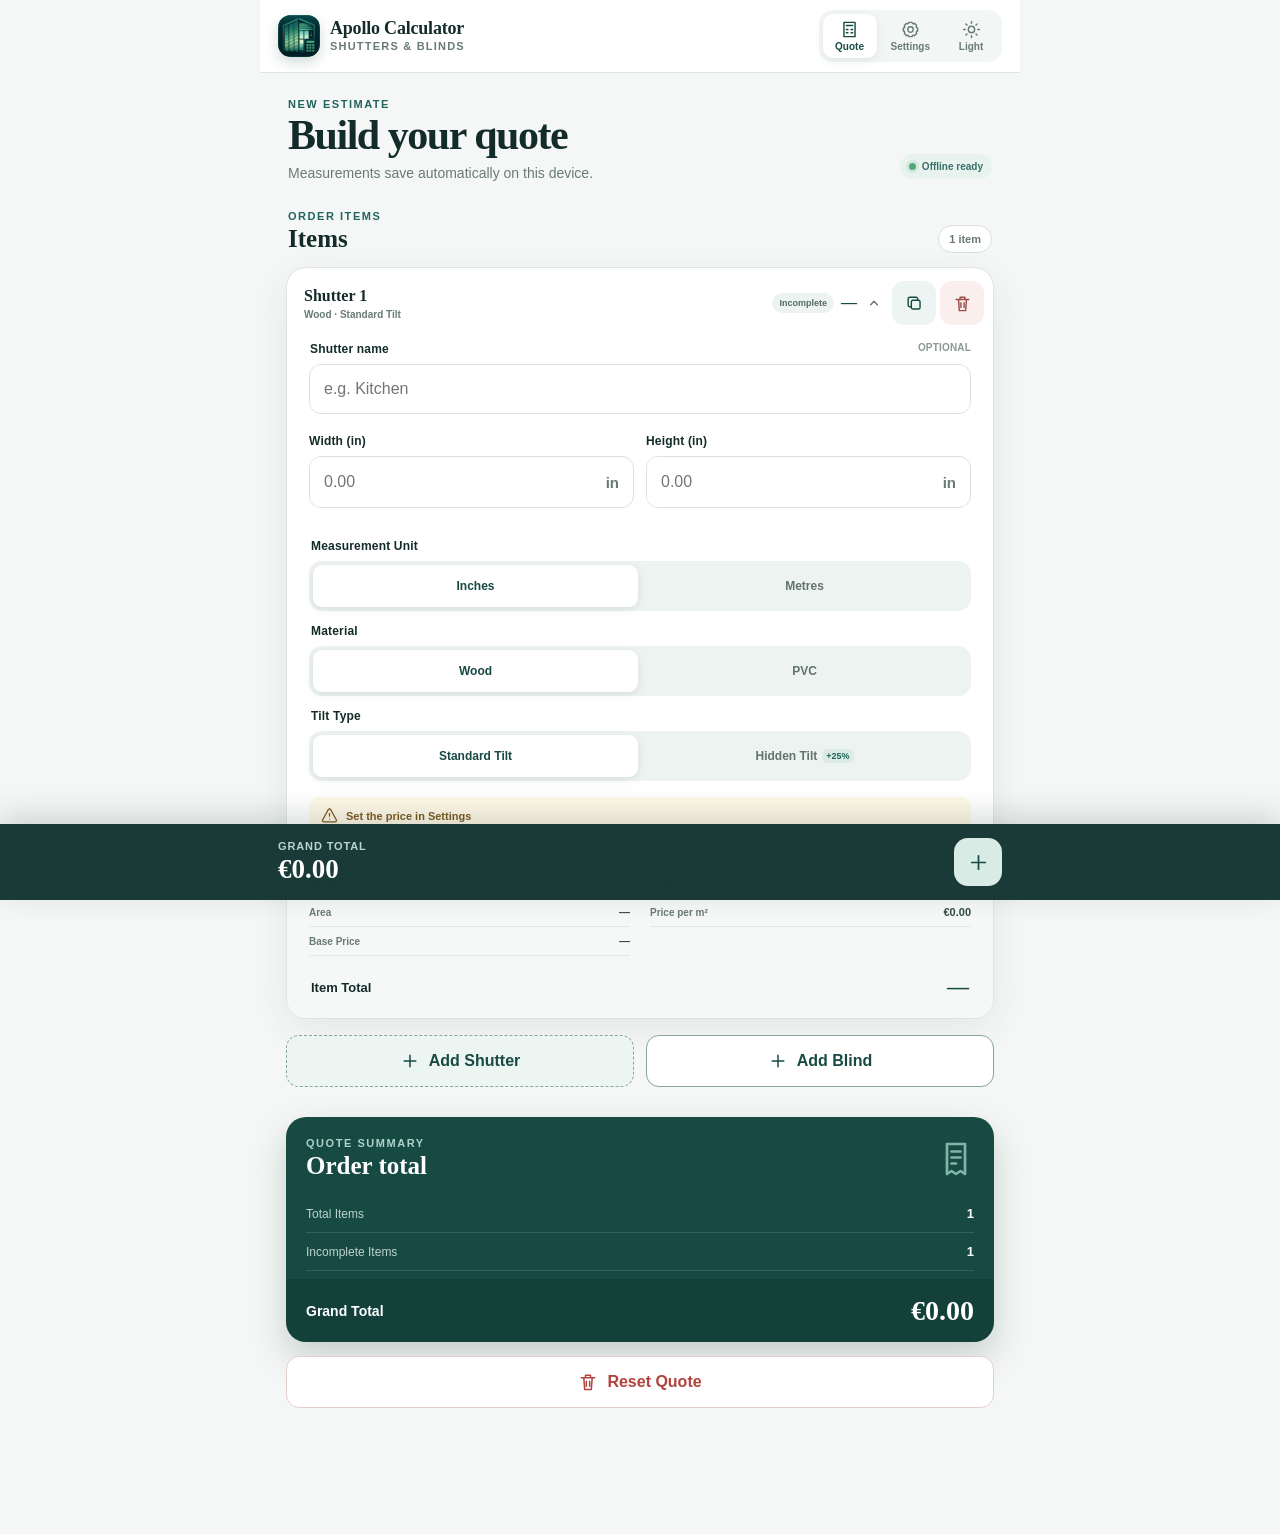
<file: index.html>
<!doctype html>
<html lang="en">
<head>
  <meta charset="UTF-8">
  <meta name="viewport" content="width=device-width, initial-scale=1, viewport-fit=cover">
  <meta name="theme-color" content="#153f3a">
  <meta name="description" content="Fast, offline-ready shutter and blind quote calculator.">
  <meta name="apple-mobile-web-app-capable" content="yes">
  <meta name="apple-mobile-web-app-status-bar-style" content="default">
  <meta name="apple-mobile-web-app-title" content="Apollo Calculator">
  <link rel="manifest" href="./manifest.json">
  <link rel="apple-touch-icon" sizes="180x180" href="./icons/apple-touch-icon.png">
  <link rel="icon" type="image/png" sizes="32x32" href="./icons/favicon-32.png">
  <script>
    (() => {
      let theme = "light";
      try {
        const savedTheme = localStorage.getItem("shutters-calculator-theme-v1");
        if (savedTheme === "dark") theme = "dark";
      } catch {}
      document.documentElement.dataset.theme = theme;
    })();
  </script>
  <link rel="stylesheet" href="./styles.css">
  <title>Apollo Calculator</title>
</head>
<body>
  <div class="app-shell">
    <header class="app-header">
      <a class="brand" href="#calculator" aria-label="Apollo Calculator home">
        <span class="brand-mark">
          <img src="./icons/icon-192.png" alt="Apollo Calculator icon" width="42" height="42">
        </span>
        <span><strong>Apollo Calculator</strong><small>Shutters &amp; Blinds</small></span>
      </a>
      <nav class="top-nav" aria-label="Main navigation">
        <button class="nav-button is-active" type="button" data-view="calculator" aria-current="page">
          <svg aria-hidden="true" viewBox="0 0 24 24"><path d="M5 3h14v18H5zM8 7h8M8 12h2m4 0h2M8 16h2m4 0h2"/></svg>
          Quote
        </button>
        <button class="nav-button" type="button" data-view="settings">
          <svg aria-hidden="true" viewBox="0 0 24 24"><path d="M12 15.5a3.5 3.5 0 1 0 0-7 3.5 3.5 0 0 0 0 7Z"/><path d="M19.4 15a1.7 1.7 0 0 0 .34 1.88l.06.06-2.83 2.83-.06-.06a1.7 1.7 0 0 0-1.88-.34 1.7 1.7 0 0 0-1.03 1.56V21h-4v-.09A1.7 1.7 0 0 0 8.96 19.4a1.7 1.7 0 0 0-1.88.34l-.06.06-2.83-2.83.06-.06A1.7 1.7 0 0 0 4.6 15 1.7 1.7 0 0 0 3 14H3v-4h.09A1.7 1.7 0 0 0 4.6 9a1.7 1.7 0 0 0-.34-1.88l-.06-.06 2.83-2.83.06.06A1.7 1.7 0 0 0 9 4.6 1.7 1.7 0 0 0 10 3V3h4v.09A1.7 1.7 0 0 0 15 4.6a1.7 1.7 0 0 0 1.88-.34l.06-.06 2.83 2.83-.06.06A1.7 1.7 0 0 0 19.4 9 1.7 1.7 0 0 0 21 10v4h-.09a1.7 1.7 0 0 0-1.51 1Z"/></svg>
          Settings
        </button>
        <button id="theme-toggle" class="nav-button theme-toggle" type="button" aria-pressed="false" aria-label="Switch to dark theme">
          <svg class="theme-icon theme-icon-light" aria-hidden="true" viewBox="0 0 24 24"><circle cx="12" cy="12" r="4"/><path d="M12 2v2M12 20v2M4.93 4.93l1.42 1.42M17.66 17.66l1.41 1.41M2 12h2M20 12h2M4.93 19.07l1.42-1.42M17.66 6.34l1.41-1.41"/></svg>
          <svg class="theme-icon theme-icon-dark" aria-hidden="true" viewBox="0 0 24 24"><path d="M20.2 15.3A8.5 8.5 0 0 1 8.7 3.8 8.5 8.5 0 1 0 20.2 15.3Z"/></svg>
          <span class="theme-label">Light</span>
        </button>
      </nav>
    </header>

    <main>
      <section id="calculator-view" class="view is-active" aria-labelledby="quote-heading">
        <div class="page-intro">
          <div>
            <p class="eyebrow">New estimate</p>
            <h1 id="quote-heading">Build your quote</h1>
            <p>Measurements save automatically on this device.</p>
          </div>
          <span class="offline-badge"><span></span> Offline ready</span>
        </div>

        <div class="section-heading">
          <div>
            <p class="eyebrow">Order items</p>
            <h2>Items</h2>
          </div>
          <span id="item-count-badge" class="count-badge">1 item</span>
        </div>

        <div id="items-list" class="items-list" aria-live="polite"></div>

        <div class="add-buttons">
          <button id="add-shutter" class="button button-add" type="button">
            <svg aria-hidden="true" viewBox="0 0 24 24"><path d="M12 5v14M5 12h14"/></svg>
            Add Shutter
          </button>
          <button id="add-blind" class="button button-add button-add-blind" type="button">
            <svg aria-hidden="true" viewBox="0 0 24 24"><path d="M12 5v14M5 12h14"/></svg>
            Add Blind
          </button>
        </div>

        <section class="summary-card" aria-labelledby="summary-heading">
          <div class="summary-title">
            <div>
              <p class="eyebrow">Quote summary</p>
              <h2 id="summary-heading">Order total</h2>
            </div>
            <svg aria-hidden="true" viewBox="0 0 24 24"><path d="M6 2h12v20l-3-2-3 2-3-2-3 2V2Z"/><path d="M9 7h6M9 11h6M9 15h3"/></svg>
          </div>
          <dl class="summary-list">
            <div><dt>Total Items</dt><dd id="summary-items">1</dd></div>
            <div id="summary-shutters-row"><dt>Shutters Subtotal</dt><dd id="summary-shutters">€0.00</dd></div>
            <div id="summary-blinds-row" hidden><dt>Blinds Subtotal</dt><dd id="summary-blinds">€0.00</dd></div>
            <div id="summary-area-row"><dt>Shutters Total Area</dt><dd id="summary-area">—</dd></div>
            <div id="summary-surcharge-row"><dt>Shutters Hidden Tilt Surcharge</dt><dd id="summary-surcharge">€0.00</dd></div>
            <div id="summary-incomplete-row" hidden><dt>Incomplete Items</dt><dd id="summary-incomplete">0</dd></div>
            <div class="summary-grand"><dt>Grand Total</dt><dd id="summary-total">€0.00</dd></div>
          </dl>
        </section>

        <button id="reset-quote" class="button button-reset" type="button">
          <svg aria-hidden="true" viewBox="0 0 24 24"><path d="M4 7h16M9 7V4h6v3M7 7l1 14h8l1-14M10 11v6m4-6v6"/></svg>
          Reset Quote
        </button>
      </section>

      <section id="settings-view" class="view" aria-labelledby="settings-heading" hidden>
        <div class="page-intro settings-intro">
          <div>
            <p class="eyebrow">Pricing</p>
            <h1 id="settings-heading">Settings</h1>
            <p>Set your current rates. They stay saved on this device.</p>
          </div>
        </div>
        <form id="settings-form" class="settings-card" novalidate>
          <div class="settings-icon" aria-hidden="true">
            <svg viewBox="0 0 40 40"><path d="M8 7h24v26H8zM12 12h16M12 17h16M12 22h16M12 27h16"/></svg>
          </div>
          <div class="field">
            <label for="wood-price">Wood price per m²</label>
            <div class="input-affix"><span>€</span><input id="wood-price" inputmode="decimal" autocomplete="off" value="0" aria-describedby="settings-error"></div>
          </div>
          <div class="field">
            <label for="pvc-price">PVC price per m²</label>
            <div class="input-affix"><span>€</span><input id="pvc-price" inputmode="decimal" autocomplete="off" value="0" aria-describedby="settings-error"></div>
          </div>
          <div class="field">
            <label for="tilt-surcharge">Hidden Tilt surcharge</label>
            <div class="input-affix suffix"><input id="tilt-surcharge" inputmode="decimal" autocomplete="off" value="25" aria-describedby="settings-error"><span>%</span></div>
          </div>
          <p id="settings-error" class="form-error" role="alert"></p>
          <button class="button button-primary" type="submit">Save Settings</button>
          <p id="save-feedback" class="save-feedback" role="status" aria-live="polite"></p>
        </form>
        <aside class="settings-note">
          <svg aria-hidden="true" viewBox="0 0 24 24"><path d="M12 22a10 10 0 1 0 0-20 10 10 0 0 0 0 20ZM12 11v6M12 7h.01"/></svg>
          <p><strong>About your pricing</strong><span>Rates are applied per square metre. Hidden Tilt is added after the base price.</span></p>
        </aside>
      </section>
    </main>
  </div>

  <div id="sticky-total" class="sticky-total">
    <div><span>Grand Total</span><strong id="sticky-total-value">€0.00</strong></div>
    <div class="quick-add">
      <div id="quick-add-menu" class="quick-add-menu" role="menu" hidden>
        <button id="quick-add-shutter" type="button" role="menuitem">
          <svg aria-hidden="true" viewBox="0 0 24 24"><path d="M5 4h14v16H5zM8 8h8M8 12h8M8 16h8"/></svg>
          Add Shutter
        </button>
        <button id="quick-add-blind" type="button" role="menuitem">
          <svg aria-hidden="true" viewBox="0 0 24 24"><path d="M5 5h14v14H5zM7 9h10M7 13h10M7 17h10"/></svg>
          Add Blind
        </button>
      </div>
      <button id="sticky-add" type="button" aria-label="Open quick add menu" aria-expanded="false" aria-controls="quick-add-menu">
        <svg aria-hidden="true" viewBox="0 0 24 24"><path d="M12 5v14M5 12h14"/></svg>
      </button>
    </div>
  </div>

  <template id="shutter-template">
    <article class="item-card">
      <div class="item-card-summary">
        <button class="item-toggle" type="button" aria-expanded="false">
          <span class="item-summary-copy"><strong class="item-summary-title"></strong><span class="item-summary-meta"></span></span>
          <span class="item-summary-result"><span class="item-status-badge" hidden></span><strong class="item-collapsed-total">—</strong><svg class="item-chevron" aria-hidden="true" viewBox="0 0 24 24"><path d="m8 10 4 4 4-4"/></svg></span>
        </button>
        <div class="item-actions">
          <button class="duplicate-item" type="button" aria-label="Duplicate item">
            <svg aria-hidden="true" viewBox="0 0 24 24"><rect x="8" y="8" width="11" height="11" rx="2"/><path d="M16 8V6a2 2 0 0 0-2-2H6a2 2 0 0 0-2 2v8a2 2 0 0 0 2 2h2"/></svg>
          </button>
          <button class="delete-item" type="button" aria-label="Remove shutter">
            <svg aria-hidden="true" viewBox="0 0 24 24"><path d="M4 7h16M9 7V4h6v3M7 7l1 14h8l1-14M10 11v6m4-6v6"/></svg>
          </button>
        </div>
      </div>
      <div class="item-card-body">
        <div class="item-details-header">
        <div class="field item-name-field">
          <label>Shutter name <span>Optional</span></label>
          <input class="item-name" type="text" autocomplete="off" placeholder="e.g. Kitchen">
        </div>
        </div>
      <div class="measurement-grid">
        <div class="field">
          <label class="width-label">Width (in)</label>
          <div class="input-affix suffix"><input class="item-width" inputmode="decimal" autocomplete="off" placeholder="0.00"><span class="width-unit">in</span></div>
          <p class="field-error width-error"></p>
        </div>
        <div class="field">
          <label class="height-label">Height (in)</label>
          <div class="input-affix suffix"><input class="item-height" inputmode="decimal" autocomplete="off" placeholder="0.00"><span class="height-unit">in</span></div>
          <p class="field-error height-error"></p>
        </div>
      </div>
      <fieldset class="control-group">
        <legend>Measurement Unit</legend>
        <div class="segmented unit-control">
          <label><input type="radio" value="inches"><span>Inches</span></label>
          <label><input type="radio" value="metres"><span>Metres</span></label>
        </div>
      </fieldset>
      <fieldset class="control-group">
        <legend>Material</legend>
        <div class="segmented material-control">
          <label><input type="radio" value="wood"><span>Wood</span></label>
          <label><input type="radio" value="pvc"><span>PVC</span></label>
        </div>
      </fieldset>
      <fieldset class="control-group">
        <legend>Tilt Type</legend>
        <div class="segmented tilt-control">
          <label><input type="radio" value="standard"><span>Standard Tilt</span></label>
          <label><input type="radio" value="hidden"><span>Hidden Tilt <small class="surcharge-label">+25%</small></span></label>
        </div>
      </fieldset>
      <div class="price-warning" hidden>
        <svg aria-hidden="true" viewBox="0 0 24 24"><path d="M12 9v4m0 4h.01M10.3 3.7 2.4 18a2 2 0 0 0 1.75 3h15.7a2 2 0 0 0 1.75-3L13.7 3.7a2 2 0 0 0-3.4 0Z"/></svg>
        <span>Set the price in Settings</span>
      </div>
      <dl class="item-result">
        <div><dt>Width</dt><dd class="result-width">—</dd></div>
        <div><dt>Height</dt><dd class="result-height">—</dd></div>
        <div><dt>Area</dt><dd class="result-area">—</dd></div>
        <div><dt>Price per m²</dt><dd class="result-rate">€0.00</dd></div>
        <div><dt>Base Price</dt><dd class="result-base">—</dd></div>
        <div class="surcharge-row"><dt>Hidden Tilt Surcharge</dt><dd class="result-surcharge">—</dd></div>
        <div class="item-total-row"><dt>Item Total</dt><dd class="result-total">—</dd></div>
      </dl>
      </div>
    </article>
  </template>

  <template id="blind-template">
    <article class="item-card blind-card">
      <div class="item-card-summary">
        <button class="item-toggle" type="button" aria-expanded="false">
          <span class="item-summary-copy"><strong class="item-summary-title"></strong><span class="item-summary-meta"></span></span>
          <span class="item-summary-result"><span class="item-status-badge" hidden></span><strong class="item-collapsed-total">—</strong><svg class="item-chevron" aria-hidden="true" viewBox="0 0 24 24"><path d="m8 10 4 4 4-4"/></svg></span>
        </button>
        <div class="item-actions">
          <button class="duplicate-item" type="button" aria-label="Duplicate item">
            <svg aria-hidden="true" viewBox="0 0 24 24"><rect x="8" y="8" width="11" height="11" rx="2"/><path d="M16 8V6a2 2 0 0 0-2-2H6a2 2 0 0 0-2 2v8a2 2 0 0 0 2 2h2"/></svg>
          </button>
          <button class="delete-item" type="button" aria-label="Remove blind">
            <svg aria-hidden="true" viewBox="0 0 24 24"><path d="M4 7h16M9 7V4h6v3M7 7l1 14h8l1-14M10 11v6m4-6v6"/></svg>
          </button>
        </div>
      </div>
      <div class="item-card-body">
        <div class="item-details-header">
        <div class="field item-name-field">
          <label>Blind name <span>Optional</span></label>
          <input class="item-name" type="text" autocomplete="off" placeholder="e.g. Bedroom">
        </div>
        </div>
      <div class="measurement-grid">
        <div class="field">
          <label class="blind-width-label">Width (mm)</label>
          <div class="input-affix suffix"><input class="blind-width" inputmode="decimal" autocomplete="off" placeholder="0"><span>mm</span></div>
          <p class="field-error blind-width-error"></p>
        </div>
        <div class="field">
          <label class="blind-drop-label">Drop (mm)</label>
          <div class="input-affix suffix"><input class="blind-drop" inputmode="decimal" autocomplete="off" placeholder="0"><span>mm</span></div>
          <p class="field-error blind-drop-error"></p>
        </div>
      </div>
      <div class="field blind-band-field">
        <label class="blind-band-label">Price Band</label>
        <select class="blind-band" autocomplete="off">
          <option value="">Select price band</option>
          <option value="A">Band A</option>
          <option value="B">Band B</option>
          <option value="C">Band C</option>
          <option value="D">Band D</option>
          <option value="E">Band E</option>
          <option value="F">Band F</option>
          <option value="G">Band G</option>
        </select>
      </div>
      <div class="price-warning blind-size-warning" hidden>
        <svg aria-hidden="true" viewBox="0 0 24 24"><path d="M12 9v4m0 4h.01M10.3 3.7 2.4 18a2 2 0 0 0 1.75 3h15.7a2 2 0 0 0 1.75-3L13.7 3.7a2 2 0 0 0-3.4 0Z"/></svg>
        <span>Size exceeds the available price table.</span>
      </div>
      <div class="blind-status-message" hidden>
        <svg aria-hidden="true" viewBox="0 0 24 24"><path d="M12 22a10 10 0 1 0 0-20 10 10 0 0 0 0 20ZM12 11v6M12 7h.01"/></svg>
        <span>Enter Width and Drop</span>
      </div>
      <dl class="item-result blind-result">
        <div><dt>Entered Size</dt><dd class="result-blind-entered-size">—</dd></div>
        <div><dt>Charged Size</dt><dd class="result-blind-charged-size">—</dd></div>
        <div><dt>Price Band</dt><dd class="result-blind-band">—</dd></div>
        <div><dt>Base Table Price</dt><dd class="result-blind-base">—</dd></div>
        <div class="surcharge-row"><dt>10% Surcharge</dt><dd class="result-blind-surcharge">—</dd></div>
        <div class="item-total-row"><dt>Item Total</dt><dd class="result-blind-total">—</dd></div>
      </dl>
      </div>
    </article>
  </template>

  <script type="module" src="./app.js"></script>
</body>
</html>
</file>
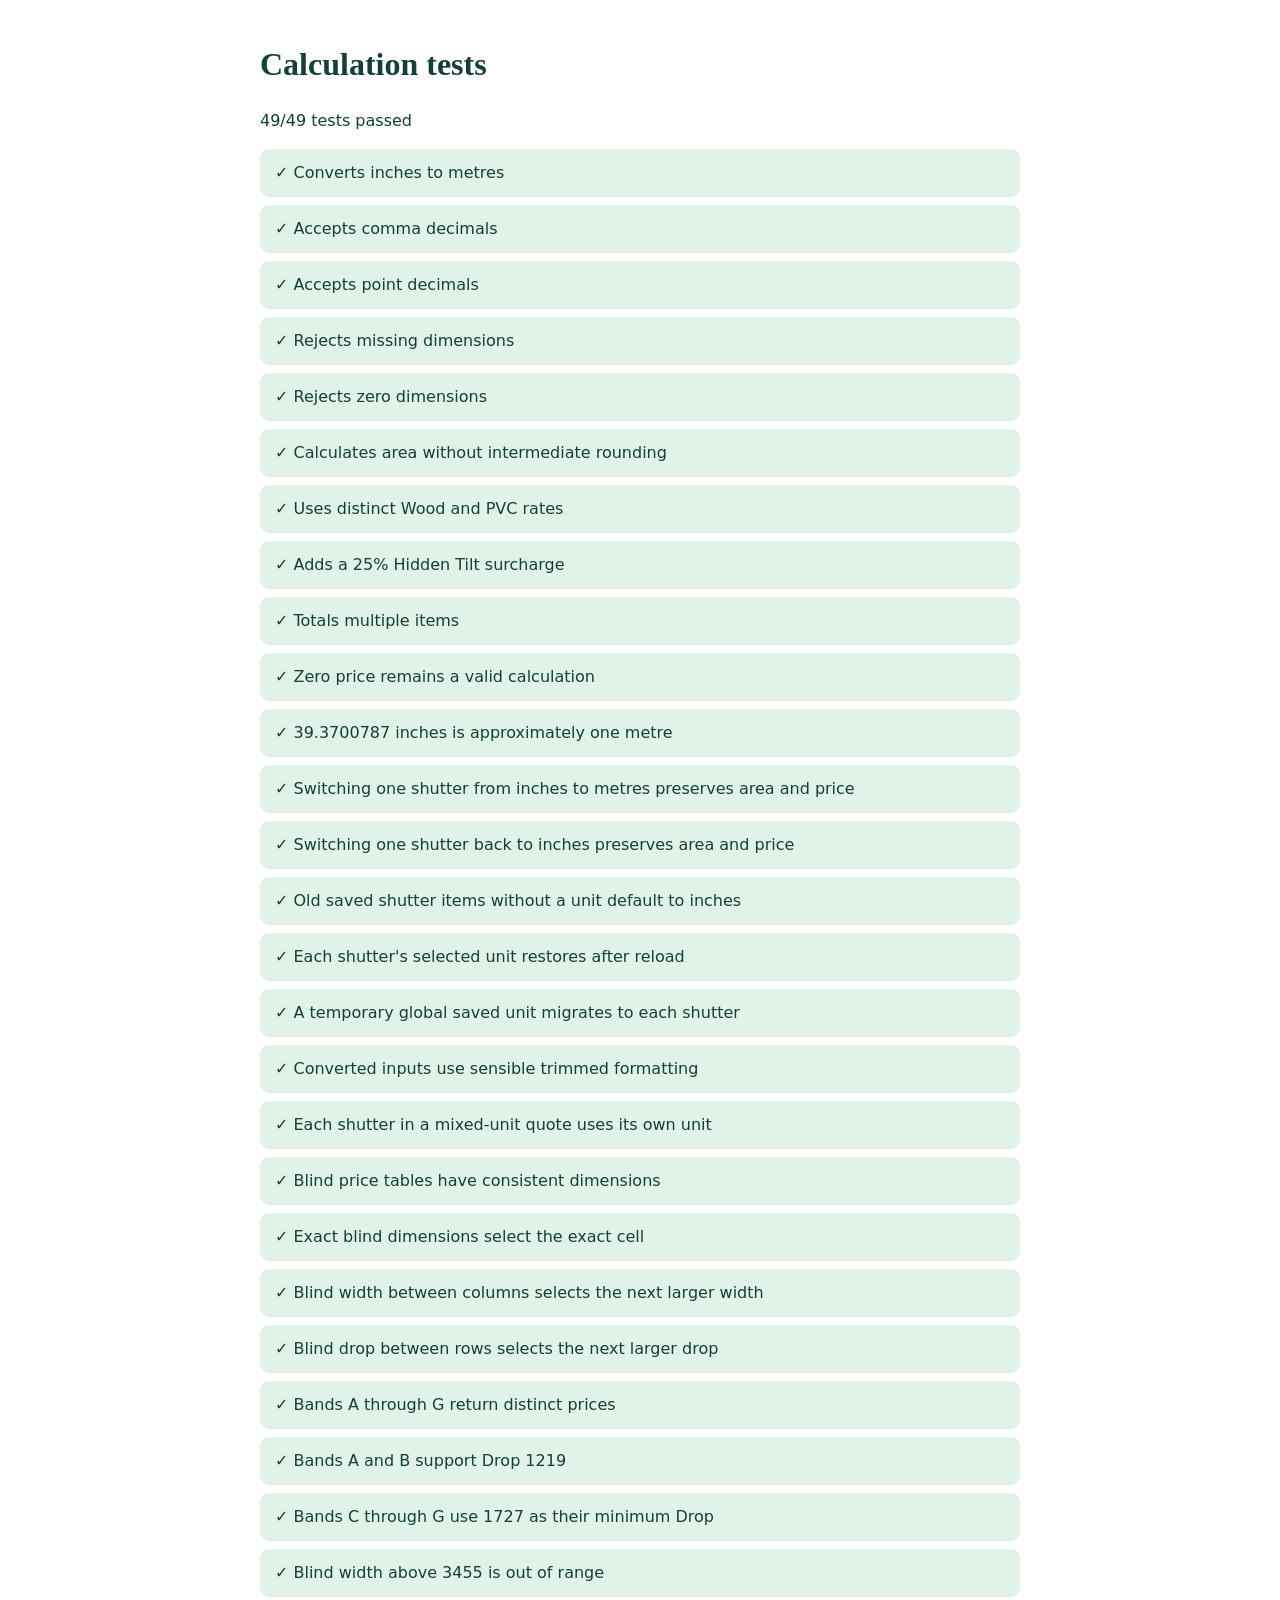
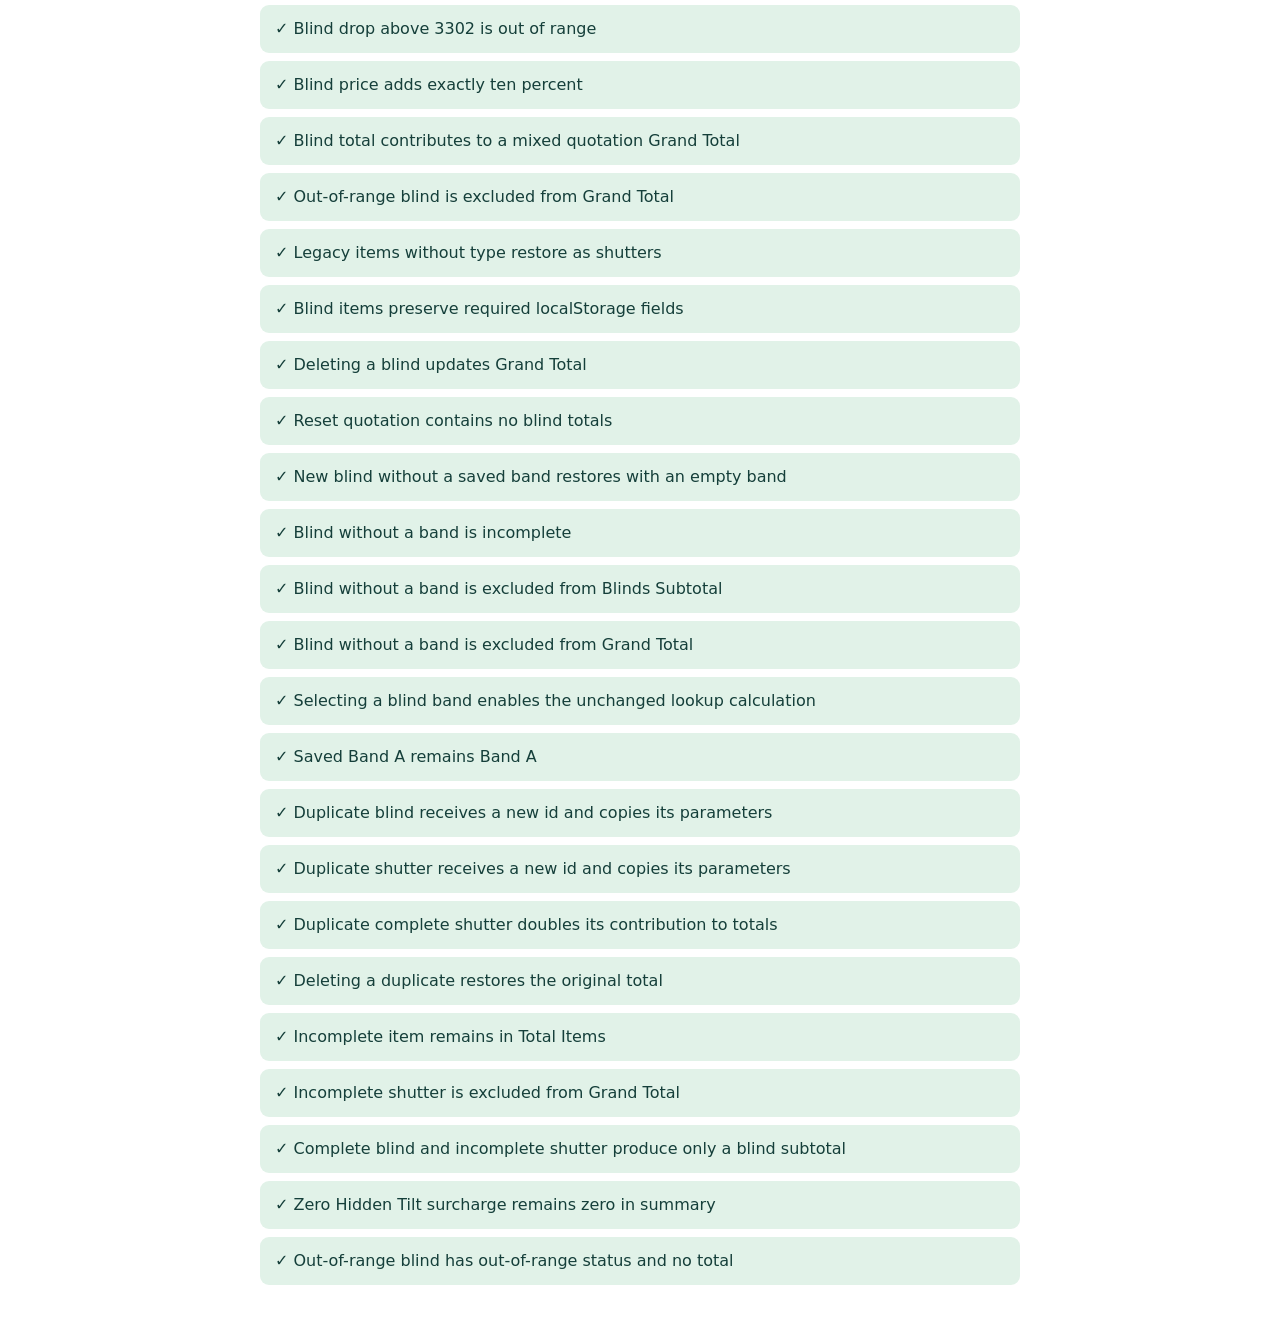
<file: tests.html>
<!doctype html>
<html lang="en">
<head>
  <meta charset="UTF-8">
  <meta name="viewport" content="width=device-width, initial-scale=1">
  <title>Apollo Calculator Tests</title>
  <style>
    body{max-width:760px;margin:40px auto;padding:0 20px;font:16px/1.5 system-ui;color:#153f3a}h1{font-family:Georgia,serif}.result{padding:12px 15px;margin:8px 0;border-radius:9px}.pass{background:#e1f2e8}.fail{background:#fbe5e3}code{font-size:13px}
  </style>
</head>
<body>
  <h1>Calculation tests</h1>
  <p id="summary">Running…</p>
  <div id="results"></div>
  <script type="module">
    import {
      INCH_TO_METRE,
      ITEM_BLIND,
      ITEM_SHUTTER,
      ITEM_STATUS_COMPLETE,
      ITEM_STATUS_INCOMPLETE,
      ITEM_STATUS_OUT_OF_RANGE,
      UNIT_INCHES,
      UNIT_METRES,
      parseDecimal,
      calculateBlindItem,
      calculateItem,
      calculateQuote,
      convertItemMeasurements,
      duplicateItem,
      formatMeasurementInput,
      normalizeItemType,
      normalizeStoredItem,
      normalizeUnit
    } from "./calculator.js";
    import { BLIND_BANDS, BLIND_PRICE_BANDS, BLIND_WIDTHS, validateBlindPriceTable } from "./blind-prices.js";
    const tests = [];
    const test = (name, fn) => tests.push({ name, fn });
    const near = (actual, expected, epsilon = 1e-10) => { if (Math.abs(actual - expected) > epsilon) throw new Error(`expected ${expected}, got ${actual}`); };
    const equal = (actual, expected) => { if (actual !== expected) throw new Error(`expected ${expected}, got ${actual}`); };

    test("Converts inches to metres", () => near(40 * INCH_TO_METRE, 1.016));
    test("Accepts comma decimals", () => equal(parseDecimal("40,5"), 40.5));
    test("Accepts point decimals", () => equal(parseDecimal("40.5"), 40.5));
    test("Rejects missing dimensions", () => equal(calculateItem({width:"",height:"20",material:"wood",tilt:"standard"},{woodPrice:100,surcharge:25}).valid, false));
    test("Rejects zero dimensions", () => equal(calculateItem({width:"0",height:"20",material:"wood",tilt:"standard"},{woodPrice:100,surcharge:25}).valid, false));
    test("Calculates area without intermediate rounding", () => {
      const result = calculateItem({width:"40.5",height:"50.25",material:"wood",tilt:"standard"},{woodPrice:100,pvcPrice:50,surcharge:25});
      near(result.area, (40.5 * .0254) * (50.25 * .0254));
    });
    test("Uses distinct Wood and PVC rates", () => {
      const wood = calculateItem({width:40,height:50,material:"wood",tilt:"standard"},{woodPrice:120,pvcPrice:80,surcharge:25});
      const pvc = calculateItem({width:40,height:50,material:"pvc",tilt:"standard"},{woodPrice:120,pvcPrice:80,surcharge:25});
      equal(wood.rate, 120); equal(pvc.rate, 80);
    });
    test("Adds a 25% Hidden Tilt surcharge", () => {
      const result = calculateItem({width:40,height:50,material:"wood",tilt:"hidden"},{woodPrice:100,surcharge:25});
      near(result.surcharge, result.basePrice * .25); near(result.total, result.basePrice * 1.25);
    });
    test("Totals multiple items", () => {
      const quote = calculateQuote([
        {width:40,height:50,material:"wood",tilt:"hidden"},
        {width:30,height:60,material:"pvc",tilt:"standard"}
      ], {woodPrice:100,pvcPrice:80,surcharge:25});
      equal(quote.itemCount, 2); near(quote.total, quote.subtotal + quote.surcharge);
    });
    test("Zero price remains a valid calculation", () => {
      const result = calculateItem({width:40,height:50,material:"wood",tilt:"hidden"},{woodPrice:0,surcharge:25});
      equal(result.valid, true); equal(result.total, 0);
    });
    test("39.3700787 inches is approximately one metre", () => {
      const inches = calculateItem({width:39.3700787,height:39.3700787,unit:UNIT_INCHES,material:"wood",tilt:"standard"},{woodPrice:100,surcharge:25});
      const metres = calculateItem({width:1,height:1,unit:UNIT_METRES,material:"wood",tilt:"standard"},{woodPrice:100,surcharge:25});
      near(inches.area, metres.area, 1e-6); near(inches.total, metres.total, 1e-6);
    });
    test("Switching one shutter from inches to metres preserves area and price", () => {
      const item = {width:"48,25",height:"36.5",unit:UNIT_INCHES,material:"wood",tilt:"hidden"};
      const before = calculateItem(item,{woodPrice:120,surcharge:25});
      const converted = convertItemMeasurements(item,UNIT_INCHES,UNIT_METRES);
      const after = calculateItem(converted,{woodPrice:120,surcharge:25});
      near(after.area,before.area); near(after.total,before.total);
    });
    test("Switching one shutter back to inches preserves area and price", () => {
      const item = {width:1.22555,height:.9271,unit:UNIT_METRES,material:"wood",tilt:"hidden"};
      const before = calculateItem(item,{woodPrice:120,surcharge:25});
      const converted = convertItemMeasurements(item,UNIT_METRES,UNIT_INCHES);
      const after = calculateItem(converted,{woodPrice:120,surcharge:25});
      near(after.area,before.area); near(after.total,before.total);
    });
    test("Old saved shutter items without a unit default to inches", () => {
      const reloaded = JSON.parse(JSON.stringify({customer:"Legacy",items:[{width:40,height:50}]}));
      equal(normalizeUnit(reloaded.items[0].unit),UNIT_INCHES);
    });
    test("Each shutter's selected unit restores after reload", () => {
      const reloaded = JSON.parse(JSON.stringify({customer:"Metric",items:[{unit:UNIT_METRES}]}));
      equal(normalizeUnit(reloaded.items[0].unit),UNIT_METRES);
    });
    test("A temporary global saved unit migrates to each shutter", () => {
      const reloaded = JSON.parse(JSON.stringify({unit:UNIT_METRES,items:[{width:1,height:1}]}));
      equal(normalizeUnit(reloaded.items[0].unit ?? reloaded.unit),UNIT_METRES);
    });
    test("Converted inputs use sensible trimmed formatting", () => {
      equal(formatMeasurementInput(1.23456789,UNIT_METRES),"1.234568");
      equal(formatMeasurementInput(40,UNIT_INCHES),"40");
    });
    test("Each shutter in a mixed-unit quote uses its own unit", () => {
      const quote = calculateQuote([
        {width:39.3700787,height:39.3700787,unit:UNIT_INCHES,material:"wood",tilt:"standard"},
        {width:1,height:1,unit:UNIT_METRES,material:"wood",tilt:"standard"}
      ],{woodPrice:100,surcharge:25});
      equal(quote.itemCount,2); near(quote.results[0].area,1,1e-6); near(quote.results[1].area,1); near(quote.total,200,1e-6);
    });
    test("Blind price tables have consistent dimensions", () => {
      equal(validateBlindPriceTable(),true); equal(BLIND_WIDTHS.length,16);
      for(const band of BLIND_BANDS){equal(BLIND_PRICE_BANDS[band].prices.length,BLIND_PRICE_BANDS[band].drops.length);for(const row of BLIND_PRICE_BANDS[band].prices)equal(row.length,16);}
    });
    test("Exact blind dimensions select the exact cell", () => {
      const result=calculateBlindItem({type:ITEM_BLIND,widthMm:1670,dropMm:2438,band:"C"});
      equal(result.chargedWidth,1670);equal(result.chargedDrop,2438);equal(result.basePrice,231);
    });
    test("Blind width between columns selects the next larger width", () => {
      equal(calculateBlindItem({type:ITEM_BLIND,widthMm:1600,dropMm:2000,band:"C"}).chargedWidth,1670);
    });
    test("Blind drop between rows selects the next larger drop", () => {
      equal(calculateBlindItem({type:ITEM_BLIND,widthMm:1600,dropMm:2000,band:"C"}).chargedDrop,2438);
    });
    test("Bands A through G return distinct prices", () => {
      const prices=BLIND_BANDS.map(band=>calculateBlindItem({type:ITEM_BLIND,widthMm:1600,dropMm:2000,band}).basePrice);
      equal(new Set(prices).size,7);
    });
    test("Bands A and B support Drop 1219", () => {
      for(const band of ["A","B"])equal(calculateBlindItem({type:ITEM_BLIND,widthMm:508,dropMm:1219,band}).chargedDrop,1219);
    });
    test("Bands C through G use 1727 as their minimum Drop", () => {
      for(const band of ["C","D","E","F","G"])equal(calculateBlindItem({type:ITEM_BLIND,widthMm:508,dropMm:1219,band}).chargedDrop,1727);
    });
    test("Blind width above 3455 is out of range", () => {
      const result=calculateBlindItem({type:ITEM_BLIND,widthMm:3455.01,dropMm:2000,band:"A"});equal(result.outOfRange,true);equal(result.total,0);
    });
    test("Blind drop above 3302 is out of range", () => {
      const result=calculateBlindItem({type:ITEM_BLIND,widthMm:1600,dropMm:3302.01,band:"A"});equal(result.outOfRange,true);equal(result.total,0);
    });
    test("Blind price adds exactly ten percent", () => {
      const result=calculateBlindItem({type:ITEM_BLIND,widthMm:1600,dropMm:2000,band:"C"});
      equal(result.basePrice,231);near(result.surcharge,23.10);near(result.total,254.10);
    });
    test("Blind total contributes to a mixed quotation Grand Total", () => {
      const result=calculateQuote([
        {type:ITEM_SHUTTER,width:1,height:1,unit:UNIT_METRES,material:"wood",tilt:"standard"},
        {type:ITEM_BLIND,widthMm:1600,dropMm:2000,band:"C"}
      ],{woodPrice:100,pvcPrice:80,surcharge:25});
      near(result.shuttersSubtotal,100);near(result.blindsSubtotal,254.10);near(result.total,354.10);
    });
    test("Out-of-range blind is excluded from Grand Total", () => {
      const result=calculateQuote([
        {type:ITEM_SHUTTER,width:1,height:1,unit:UNIT_METRES,material:"wood",tilt:"standard"},
        {type:ITEM_BLIND,widthMm:4000,dropMm:2000,band:"A"}
      ],{woodPrice:100,surcharge:25});near(result.total,100);
    });
    test("Legacy items without type restore as shutters", () => {
      equal(normalizeItemType(undefined),ITEM_SHUTTER);equal(normalizeStoredItem({id:"legacy",width:40,height:50}).type,ITEM_SHUTTER);
    });
    test("Blind items preserve required localStorage fields", () => {
      const saved={id:"b",type:ITEM_BLIND,name:"Office",widthMm:"1600",dropMm:"2000",band:"C"};
      const restored=normalizeStoredItem(JSON.parse(JSON.stringify(saved)));equal(JSON.stringify(restored),JSON.stringify(saved));
    });
    test("Deleting a blind updates Grand Total", () => {
      const shutter={id:"s",type:ITEM_SHUTTER,width:1,height:1,unit:UNIT_METRES,material:"wood",tilt:"standard"};
      const blind={id:"b",type:ITEM_BLIND,widthMm:1600,dropMm:2000,band:"C"};
      const before=calculateQuote([shutter,blind],{woodPrice:100,surcharge:25});
      const after=calculateQuote([shutter],{woodPrice:100,surcharge:25});near(before.total,354.10);near(after.total,100);
    });
    test("Reset quotation contains no blind totals", () => {
      const reset=calculateQuote([{type:ITEM_SHUTTER,width:"",height:"",unit:UNIT_INCHES,material:"wood",tilt:"standard"}],{woodPrice:100,surcharge:25});
      equal(reset.blindCount,0);equal(reset.total,0);
    });
    test("New blind without a saved band restores with an empty band", () => {
      equal(normalizeStoredItem({type:ITEM_BLIND,widthMm:"",dropMm:""}).band,"");
    });
    test("Blind without a band is incomplete", () => {
      const result=calculateBlindItem({type:ITEM_BLIND,widthMm:1600,dropMm:2000,band:""});
      equal(result.status,ITEM_STATUS_INCOMPLETE);equal(result.complete,false);
    });
    test("Blind without a band is excluded from Blinds Subtotal", () => {
      const result=calculateQuote([{type:ITEM_BLIND,widthMm:1600,dropMm:2000,band:""}],{woodPrice:100,surcharge:25});
      equal(result.completeBlindCount,0);equal(result.blindsSubtotal,0);
    });
    test("Blind without a band is excluded from Grand Total", () => {
      const result=calculateQuote([{type:ITEM_BLIND,widthMm:1600,dropMm:2000,band:""}],{woodPrice:100,surcharge:25});
      equal(result.total,0);equal(result.incompleteCount,1);
    });
    test("Selecting a blind band enables the unchanged lookup calculation", () => {
      const result=calculateBlindItem({type:ITEM_BLIND,widthMm:1600,dropMm:2000,band:"C"});
      equal(result.status,ITEM_STATUS_COMPLETE);equal(result.basePrice,231);near(result.total,254.10);
    });
    test("Saved Band A remains Band A", () => {
      equal(normalizeStoredItem({type:ITEM_BLIND,band:"A"}).band,"A");
    });
    test("Duplicate blind receives a new id and copies its parameters", () => {
      const copy=duplicateItem({id:"old",type:ITEM_BLIND,name:"Office",widthMm:"1600",dropMm:"2000",band:"C"},"new");
      equal(copy.id,"new");equal(copy.name,"Office Copy");equal(copy.widthMm,"1600");equal(copy.dropMm,"2000");equal(copy.band,"C");
    });
    test("Duplicate shutter receives a new id and copies its parameters", () => {
      const copy=duplicateItem({id:"old",type:ITEM_SHUTTER,name:"",width:1,height:1,unit:UNIT_METRES,material:"wood",tilt:"hidden"},"new");
      equal(copy.id,"new");equal(copy.name,"");equal(copy.unit,UNIT_METRES);equal(copy.material,"wood");equal(copy.tilt,"hidden");
    });
    test("Duplicate complete shutter doubles its contribution to totals", () => {
      const item={type:ITEM_SHUTTER,width:1,height:1,unit:UNIT_METRES,material:"wood",tilt:"standard"};
      const result=calculateQuote([item,{...item}],{woodPrice:100,surcharge:25});equal(result.itemCount,2);near(result.total,200);
    });
    test("Deleting a duplicate restores the original total", () => {
      const item={type:ITEM_SHUTTER,width:1,height:1,unit:UNIT_METRES,material:"wood",tilt:"standard"};
      near(calculateQuote([item,{...item}],{woodPrice:100,surcharge:25}).total,200);
      near(calculateQuote([item],{woodPrice:100,surcharge:25}).total,100);
    });
    test("Incomplete item remains in Total Items", () => {
      const result=calculateQuote([{type:ITEM_SHUTTER,width:"",height:"",material:"wood"}],{woodPrice:100,surcharge:25});
      equal(result.itemCount,1);equal(result.incompleteCount,1);
    });
    test("Incomplete shutter is excluded from Grand Total", () => {
      const result=calculateQuote([{type:ITEM_SHUTTER,width:1,height:1,unit:UNIT_METRES,material:"wood"}],{woodPrice:0,surcharge:25});
      equal(result.completeShutterCount,0);equal(result.total,0);
    });
    test("Complete blind and incomplete shutter produce only a blind subtotal", () => {
      const result=calculateQuote([
        {type:ITEM_BLIND,widthMm:1600,dropMm:2000,band:"C"},
        {type:ITEM_SHUTTER,width:1,height:1,unit:UNIT_METRES,material:"wood",tilt:"standard"}
      ],{woodPrice:0,surcharge:25});
      equal(result.completeBlindCount,1);equal(result.completeShutterCount,0);equal(result.incompleteCount,1);near(result.blindsSubtotal,254.10);equal(result.shuttersSubtotal,0);near(result.total,254.10);
    });
    test("Zero Hidden Tilt surcharge remains zero in summary", () => {
      const result=calculateQuote([{type:ITEM_SHUTTER,width:1,height:1,unit:UNIT_METRES,material:"wood",tilt:"standard"}],{woodPrice:100,surcharge:25});
      equal(result.surcharge,0);
    });
    test("Out-of-range blind has out-of-range status and no total", () => {
      const result=calculateBlindItem({type:ITEM_BLIND,widthMm:4000,dropMm:2000,band:""});
      equal(result.status,ITEM_STATUS_OUT_OF_RANGE);equal(result.total,0);
    });

    let passed = 0;
    for (const entry of tests) {
      const row = document.createElement("div");
      try { entry.fn(); passed++; row.className = "result pass"; row.textContent = `✓ ${entry.name}`; }
      catch (error) { row.className = "result fail"; row.innerHTML = `✗ ${entry.name}<br><code>${error.message}</code>`; }
      document.querySelector("#results").append(row);
    }
    document.querySelector("#summary").textContent = `${passed}/${tests.length} tests passed`;
    document.title = passed === tests.length ? `PASS · ${passed}/${tests.length}` : `FAIL · ${passed}/${tests.length}`;
  </script>
</body>
</html>
</file>
<file: styles.css>
:root {
  --ink: #132c29;
  --muted: #687a77;
  --green: #174a43;
  --green-2: #21645b;
  --mint: #dcebe5;
  --mint-soft: #f2f7f5;
  --line: #d8e1de;
  --surface: #ffffff;
  --canvas: #f5f7f6;
  --danger: #b1433d;
  --success: #397069;
  --success-dot: #54a878;
  --action-color: var(--green);
  --total-text: #174a43;
  --status-bg: #edf3f1;
  --status-text: #536b66;
  --shadow: 0 10px 35px rgba(18, 56, 51, .08);
  --header-bg: rgba(255,255,255,.94);
  --header-line: rgba(216,225,222,.85);
  --control-bg: #ffffff;
  --card-line: #dde5e2;
  --segmented-bg: #edf3f1;
  --segmented-text: #61736f;
  --result-bg: #f5f8f7;
  --result-line: #e2e8e6;
  --result-text: #314d49;
  --add-bg: #edf5f2;
  --add-border: #83a69f;
  --delete-bg: #fbefed;
  --delete-text: #9b4d47;
  --reset-border: #e4cfcb;
  --warning-bg: #fff8e6;
  --warning-text: #7e5b24;
  --offline-bg: #e8f2ee;
  --offline-text: #397069;
  --note-bg: #eaf3f0;
  --note-border: #dce6e3;
  --note-text: #58736e;
  color-scheme: light;
  font-family: Inter, ui-sans-serif, -apple-system, BlinkMacSystemFont, "Segoe UI", sans-serif;
  color: var(--ink);
  background: var(--canvas);
  font-synthesis: none;
}

html[data-theme="dark"] {
  --ink: #e7f1ee;
  --muted: #9aaca8;
  --green: #28675d;
  --green-2: #72c4b4;
  --mint: #285d54;
  --mint-soft: #192925;
  --line: #31433f;
  --surface: #172522;
  --canvas: #0f1917;
  --danger: #ef8a82;
  --success: #8ed0c3;
  --success-dot: #63b98a;
  --action-color: var(--green-2);
  --total-text: #9fddd1;
  --status-bg: #263936;
  --status-text: #bdd0cc;
  --shadow: 0 12px 35px rgba(0,0,0,.28);
  --header-bg: rgba(18,29,27,.94);
  --header-line: rgba(78,102,96,.6);
  --control-bg: #1d2d2a;
  --card-line: #2d413c;
  --segmented-bg: #101c1a;
  --segmented-text: #9bada9;
  --result-bg: #13201e;
  --result-line: #293a36;
  --result-text: #c9dbd7;
  --add-bg: #18302b;
  --add-border: #4d867d;
  --delete-bg: #3a2524;
  --delete-text: #f19a93;
  --reset-border: #573431;
  --warning-bg: #362e1e;
  --warning-text: #e3bd78;
  --offline-bg: #17312b;
  --offline-text: #8ed0c3;
  --note-bg: #17302b;
  --note-border: #2d514a;
  --note-text: #a6c1bb;
  color-scheme: dark;
}

* { box-sizing: border-box; }
html { min-width: 320px; scroll-behavior: smooth; }
body { margin: 0; min-width: 320px; min-height: 100vh; color: var(--ink); background: var(--canvas); transition: color .2s, background-color .2s; -webkit-font-smoothing: antialiased; }
button, input { font: inherit; }
button { -webkit-tap-highlight-color: transparent; }
button, input, label { touch-action: manipulation; }
svg { display: block; fill: none; stroke: currentColor; stroke-width: 1.8; stroke-linecap: round; stroke-linejoin: round; }
[hidden] { display: none !important; }

.app-shell { width: min(100%, 760px); min-height: 100vh; margin: 0 auto; background: var(--canvas); }
.app-header { position: sticky; z-index: 20; top: 0; display: flex; align-items: center; justify-content: space-between; min-height: calc(72px + env(safe-area-inset-top)); padding: calc(10px + env(safe-area-inset-top)) 18px 10px; border-bottom: 1px solid var(--header-line); background: var(--header-bg); backdrop-filter: blur(16px); }
.brand { display: flex; gap: 10px; align-items: center; min-width: 0; color: var(--ink); text-decoration: none; }
.brand-mark { display: grid; width: 42px; height: 42px; flex: 0 0 42px; overflow: hidden; place-items: center; border-radius: 13px; color: white; background: var(--green); box-shadow: 0 5px 13px rgba(23,74,67,.2); }
.brand-mark img { display: block; width: 100%; height: 100%; object-fit: cover; }
.brand strong, .brand small { display: block; line-height: 1.05; }
.brand strong { font-family: Georgia, serif; font-size: 18px; letter-spacing: -.2px; }
.brand small { margin-top: 3px; color: var(--muted); font-size: 11px; font-weight: 700; letter-spacing: .11em; text-transform: uppercase; }
.top-nav { display: flex; gap: 4px; padding: 4px; border-radius: 14px; background: var(--mint-soft); }
.nav-button { display: flex; min-width: 54px; min-height: 44px; padding: 6px 10px; border: 0; border-radius: 10px; align-items: center; justify-content: center; flex-direction: column; gap: 2px; color: var(--muted); background: transparent; font-size: 10px; font-weight: 800; cursor: pointer; }
.nav-button svg { width: 19px; height: 19px; }
.nav-button.is-active { color: var(--action-color); background: var(--control-bg); box-shadow: 0 3px 10px rgba(24,61,56,.09); }
.theme-icon-dark { display: none; }
html[data-theme="dark"] .theme-icon-light { display: none; }
html[data-theme="dark"] .theme-icon-dark { display: block; }

main { padding: 25px 16px calc(126px + env(safe-area-inset-bottom)); }
.view { animation: view-in .25s ease; }
@keyframes view-in { from { opacity: 0; transform: translateY(5px); } }
.page-intro { display: flex; align-items: flex-end; justify-content: space-between; gap: 14px; margin: 0 2px 26px; }
.page-intro h1 { margin: 3px 0 6px; font-family: Georgia, serif; font-size: clamp(30px, 8vw, 42px); line-height: 1.05; letter-spacing: -.035em; }
.page-intro p:not(.eyebrow) { margin: 0; color: var(--muted); font-size: 14px; line-height: 1.5; }
.eyebrow { margin: 0; color: var(--green-2); font-size: 11px; font-weight: 900; letter-spacing: .14em; text-transform: uppercase; }
.offline-badge { display: flex; flex: 0 0 auto; align-items: center; gap: 6px; margin-bottom: 5px; padding: 7px 9px; border-radius: 999px; color: var(--success); background: var(--offline-bg); font-size: 10px; font-weight: 800; }
.offline-badge span { width: 7px; height: 7px; border-radius: 50%; background: var(--success-dot); box-shadow: 0 0 0 3px rgba(84,168,120,.14); }

.field { min-width: 0; }
.field label, .control-group legend { display: flex; justify-content: space-between; margin-bottom: 8px; color: var(--ink); font-size: 12px; font-weight: 800; letter-spacing: .015em; }
.field label span { color: #8a9996; font-size: 10px; font-weight: 700; text-transform: uppercase; }
.field input { width: 100%; min-width: 0; min-height: 52px; padding: 13px 14px; border: 1px solid var(--line); outline: 0; border-radius: 12px; color: var(--ink); background: var(--control-bg); font-size: 16px; transition: border .18s, box-shadow .18s; appearance: none; }
.field input:focus { border-color: var(--green-2); box-shadow: 0 0 0 3px rgba(33,100,91,.12); }
.field select { width: 100%; min-height: 52px; padding: 13px 42px 13px 14px; border: 1px solid var(--line); outline: 0; border-radius: 12px; color: var(--ink); background: var(--control-bg); font-size: 16px; cursor: pointer; }
.field select:focus { border-color: var(--green-2); box-shadow: 0 0 0 3px rgba(33,100,91,.12); }
.field input.is-invalid { border-color: var(--danger); }
.input-affix { display: flex; min-height: 52px; border: 1px solid var(--line); border-radius: 12px; align-items: center; overflow: hidden; color: var(--muted); background: var(--control-bg); }
.input-affix:focus-within { border-color: var(--green-2); box-shadow: 0 0 0 3px rgba(33,100,91,.12); }
.input-affix input { min-height: 50px; border: 0; border-radius: 0; box-shadow: none !important; }
.input-affix > span { padding-left: 14px; color: var(--action-color); font-size: 15px; font-weight: 800; }
.input-affix.suffix > span { padding: 0 14px 0 4px; color: var(--muted); }

.section-heading { display: flex; align-items: flex-end; justify-content: space-between; margin: 0 2px 14px; }
.section-heading h2, .summary-title h2 { margin: 3px 0 0; font-family: Georgia, serif; font-size: 25px; }
.count-badge { padding: 7px 10px; border: 1px solid var(--line); border-radius: 999px; color: var(--muted); background: var(--control-bg); font-size: 11px; font-weight: 800; }
.items-list { display: grid; gap: 16px; }
.item-card { overflow: hidden; border: 1px solid var(--card-line); border-radius: 20px; background: var(--surface); box-shadow: var(--shadow); }
.item-card-summary { display: grid; grid-template-columns: minmax(0,1fr) auto; gap: 5px; min-height: 70px; padding: 8px 9px 8px 14px; align-items: center; }
.item-toggle { display: flex; width: 100%; min-width: 0; min-height: 52px; padding: 5px 3px; border: 0; align-items: center; justify-content: space-between; gap: 9px; color: var(--ink); background: transparent; text-align: left; cursor: pointer; }
.item-summary-copy { display: flex; min-width: 0; flex: 1 1 auto; flex-direction: column; gap: 4px; }
.item-summary-title, .item-summary-meta { display: block; overflow: hidden; text-overflow: ellipsis; white-space: nowrap; }
.item-summary-title { font-family: Georgia, serif; font-size: 16px; }
.item-summary-meta { color: var(--muted); font-size: 10px; font-weight: 700; }
.item-summary-result { display: flex; flex: 0 0 auto; align-items: center; gap: 7px; }
.item-collapsed-total { color: var(--total-text); font-family: Georgia, serif; font-size: 16px; white-space: nowrap; }
.item-status-badge { padding: 5px 7px; border-radius: 999px; color: var(--status-text); background: var(--status-bg); font-size: 9px; font-weight: 850; white-space: nowrap; }
.item-status-badge.is-out-of-range { color: var(--warning-text); background: var(--warning-bg); }
.item-chevron { width: 20px; height: 20px; flex: 0 0 20px; color: var(--muted); transition: transform .2s ease; }
.item-card.is-expanded .item-chevron { transform: rotate(180deg); }
.item-actions { display: flex; gap: 4px; }
.duplicate-item, .delete-item { display: grid; width: 44px; height: 44px; border: 0; border-radius: 12px; place-items: center; cursor: pointer; }
.duplicate-item { color: var(--action-color); background: var(--add-bg); }
.delete-item { color: var(--delete-text); background: var(--delete-bg); }
.duplicate-item svg, .delete-item svg { width: 19px; }
.item-toggle:focus-visible, .duplicate-item:focus-visible, .delete-item:focus-visible, .quick-add button:focus-visible { outline: 2px solid var(--green-2); outline-offset: 2px; }
.item-card-body { padding: 4px 18px 18px; animation: item-open .2s ease; }
@keyframes item-open { from { opacity: 0; transform: translateY(-4px); } }
.item-details-header { margin-bottom: 20px; }
.item-name-field label { padding-left: 1px; }
.item-name-field input { min-height: 50px; }
.measurement-grid { display: grid; grid-template-columns: minmax(0,1fr) minmax(0,1fr); gap: 12px; }
.blind-band-field { margin-top: 13px; }
.field-error { min-height: 14px; margin: 4px 2px 0; color: var(--danger); font-size: 10px; }
.control-group { min-width: 0; margin: 13px 0 0; padding: 0; border: 0; }
.segmented { display: grid; grid-template-columns: 1fr 1fr; gap: 4px; min-height: 50px; padding: 4px; border-radius: 13px; background: var(--segmented-bg); }
.segmented label { position: relative; display: block; min-width: 0; }
.segmented input { position: absolute; width: 1px; height: 1px; opacity: 0; }
.segmented label > span { display: flex; min-height: 42px; padding: 8px; border-radius: 9px; align-items: center; justify-content: center; gap: 5px; color: var(--segmented-text); font-size: 12px; font-weight: 800; text-align: center; cursor: pointer; }
.segmented input:checked + span { color: var(--action-color); background: var(--control-bg); box-shadow: 0 2px 9px rgba(21,63,58,.11); }
.segmented input:focus-visible + span { outline: 2px solid var(--green-2); outline-offset: 1px; }
.segmented small { padding: 2px 4px; border-radius: 5px; color: var(--green-2); background: var(--mint); font-size: 9px; }
.price-warning { display: flex; align-items: center; gap: 8px; margin-top: 16px; padding: 10px 12px; border-radius: 10px; color: var(--warning-text); background: var(--warning-bg); font-size: 11px; font-weight: 700; }
.price-warning svg { width: 17px; flex: 0 0 17px; }
.blind-status-message { display: flex; min-height: 64px; margin-top: 16px; padding: 14px; border: 1px solid var(--line); border-radius: 12px; align-items: center; justify-content: center; gap: 9px; color: var(--muted); background: var(--result-bg); font-size: 12px; font-weight: 750; text-align: center; }
.blind-status-message svg { width: 18px; flex: 0 0 18px; color: var(--action-color); }
.item-result { display: grid; grid-template-columns: 1fr 1fr; gap: 0 20px; margin: 18px -18px -18px; padding: 16px 18px 18px; border-top: 1px solid var(--result-line); background: var(--result-bg); }
.blind-result { grid-template-columns: 1fr; }
.item-result div { display: flex; min-width: 0; padding: 8px 0; border-bottom: 1px solid var(--result-line); align-items: center; justify-content: space-between; gap: 8px; }
.item-result dt { color: var(--muted); font-size: 10px; font-weight: 700; }
.item-result dd { margin: 0; color: var(--result-text); font-size: 11px; font-weight: 800; text-align: right; }
.item-result .surcharge-row, .item-result .item-total-row { grid-column: 1 / -1; }
.item-result .item-total-row { margin: 6px -6px -3px; padding: 12px 8px 3px; border: 0; }
.item-total-row dt { color: var(--ink); font-size: 13px; }
.item-total-row dd { color: var(--total-text); font-family: Georgia, serif; font-size: 22px; }

.button { display: flex; width: 100%; min-height: 52px; border-radius: 13px; align-items: center; justify-content: center; gap: 9px; font-weight: 850; cursor: pointer; }
.button svg { width: 20px; }
.button-add { margin: 16px 0 30px; border: 1.5px dashed var(--add-border); color: var(--action-color); background: var(--add-bg); }
.add-buttons { display: grid; grid-template-columns: 1fr 1fr; gap: 12px; margin: 16px 0 30px; }
.add-buttons .button-add { margin: 0; }
.button-add-blind { border-style: solid; background: var(--control-bg); }
.button-reset { margin-top: 14px; border: 1px solid var(--reset-border); color: var(--danger); background: var(--control-bg); }
.button-primary { border: 0; color: white; background: var(--green); box-shadow: 0 8px 18px rgba(23,74,67,.2); }
.button:active { transform: translateY(1px); }

.summary-card { overflow: hidden; border-radius: 20px; color: white; background: var(--green); box-shadow: 0 15px 35px rgba(18,63,57,.21); }
.summary-title { display: flex; align-items: center; justify-content: space-between; padding: 20px 20px 15px; }
.summary-title .eyebrow { color: #acd3ca; }
.summary-title h2 { color: white; }
.summary-title > svg { width: 36px; height: 36px; color: #7fb4a8; }
.summary-list { margin: 0; padding: 0 20px 20px; }
.summary-list > div { display: flex; min-height: 38px; border-bottom: 1px solid rgba(255,255,255,.12); align-items: center; justify-content: space-between; gap: 15px; }
.summary-list dt { color: #bdd3ce; font-size: 12px; }
.summary-list dd { margin: 0; color: white; font-size: 13px; font-weight: 800; }
.summary-list .summary-grand { min-height: 63px; margin: 8px -20px -20px; padding: 0 20px; border: 0; background: rgba(0,0,0,.13); }
.summary-grand dt { color: white; font-size: 14px; font-weight: 800; }
.summary-grand dd { font-family: Georgia, serif; font-size: 28px; }

.sticky-total { position: fixed; z-index: 30; right: 0; bottom: 0; left: 0; display: flex; min-height: calc(76px + env(safe-area-inset-bottom)); padding: 11px max(18px, calc((100vw - 724px) / 2)) calc(11px + env(safe-area-inset-bottom)); align-items: center; justify-content: space-between; color: white; background: rgba(18,52,48,.97); box-shadow: 0 -8px 30px rgba(13,42,38,.17); backdrop-filter: blur(15px); }
.sticky-total > div:first-child { display: flex; flex-direction: column; gap: 2px; }
.sticky-total span { color: #bcd3ce; font-size: 11px; font-weight: 750; text-transform: uppercase; letter-spacing: .08em; }
.sticky-total strong { font-family: Georgia, serif; font-size: 27px; }
.quick-add { position: relative; }
.sticky-total .quick-add > button { display: grid; width: 48px; height: 48px; border: 0; border-radius: 14px; place-items: center; color: var(--green); background: #d9ebe5; cursor: pointer; }
.sticky-total .quick-add > button svg { width: 23px; transition: transform .2s ease; }
.sticky-total .quick-add > button.is-open svg { transform: rotate(45deg); }
.quick-add-menu { position: absolute; right: 0; bottom: 59px; display: grid; width: min(190px, calc(100vw - 24px)); gap: 5px; padding: 8px; border: 1px solid var(--card-line); border-radius: 15px; color: var(--ink); background: var(--surface); box-shadow: 0 12px 35px rgba(0,0,0,.25); }
.quick-add-menu button { display: flex; width: 100%; min-height: 48px; padding: 10px 12px; border: 0; border-radius: 10px; align-items: center; gap: 9px; color: var(--ink); background: var(--add-bg); font-size: 13px; font-weight: 800; cursor: pointer; }
.quick-add-menu button:last-child { background: var(--control-bg); }
.quick-add-menu button svg { width: 20px; flex: 0 0 20px; color: var(--action-color); }

.settings-intro { align-items: flex-start; }
.settings-card { position: relative; display: grid; gap: 18px; padding: 22px 18px; border: 1px solid var(--card-line); border-radius: 20px; background: var(--surface); box-shadow: var(--shadow); }
.settings-icon { display: grid; width: 54px; height: 54px; margin-bottom: 2px; border-radius: 16px; place-items: center; color: white; background: var(--green); }
.settings-icon svg { width: 31px; }
.form-error { min-height: 16px; margin: -5px 0; color: var(--danger); font-size: 12px; font-weight: 700; }
.save-feedback { min-height: 19px; margin: -7px 0 0; color: var(--green-2); font-size: 12px; font-weight: 800; text-align: center; }
.settings-note { display: flex; gap: 12px; margin-top: 15px; padding: 16px; border: 1px solid var(--note-border); border-radius: 16px; color: var(--action-color); background: var(--note-bg); }
.settings-note svg { width: 20px; flex: 0 0 20px; }
.settings-note p { margin: 0; }
.settings-note strong, .settings-note span { display: block; }
.settings-note strong { margin-bottom: 3px; font-size: 12px; }
.settings-note span { color: var(--note-text); font-size: 11px; line-height: 1.5; }

@media (min-width: 620px) {
  main { padding-right: 26px; padding-left: 26px; }
  .item-card-body { padding-right: 22px; padding-bottom: 22px; padding-left: 22px; }
  .item-result { margin-right: -22px; margin-bottom: -22px; margin-left: -22px; padding-right: 22px; padding-left: 22px; }
}

@media (max-width: 390px) {
  .app-header { padding-right: 12px; padding-left: 12px; }
  .brand-mark { width: 39px; height: 39px; flex-basis: 39px; }
  .brand { gap: 8px; }
  .brand > span:last-child { width: 76px; }
  .brand strong { font-size: 14px; line-height: .95; }
  .brand small { margin-top: 4px; font-size: 7px; line-height: 1.1; }
  .nav-button { min-width: 44px; padding: 5px 4px; }
  main { padding-right: 12px; padding-left: 12px; }
  .item-card-summary { padding-left: 11px; }
  .item-card-body { padding-right: 14px; padding-bottom: 14px; padding-left: 14px; }
  .item-summary-result { gap: 5px; }
  .item-status-badge { padding-right: 5px; padding-left: 5px; font-size: 8px; }
  .item-collapsed-total { font-size: 14px; }
  .item-actions { gap: 2px; }
  .item-result { margin-right: -14px; margin-bottom: -14px; margin-left: -14px; padding-right: 14px; padding-left: 14px; }
  .item-result { grid-template-columns: 1fr; }
  .item-result .surcharge-row, .item-result .item-total-row { grid-column: 1; }
  .segmented label > span { padding: 6px 3px; font-size: 11px; }
}

@media (prefers-reduced-motion: reduce) {
  *, *::before, *::after { scroll-behavior: auto !important; animation-duration: .01ms !important; }
}
</file>
